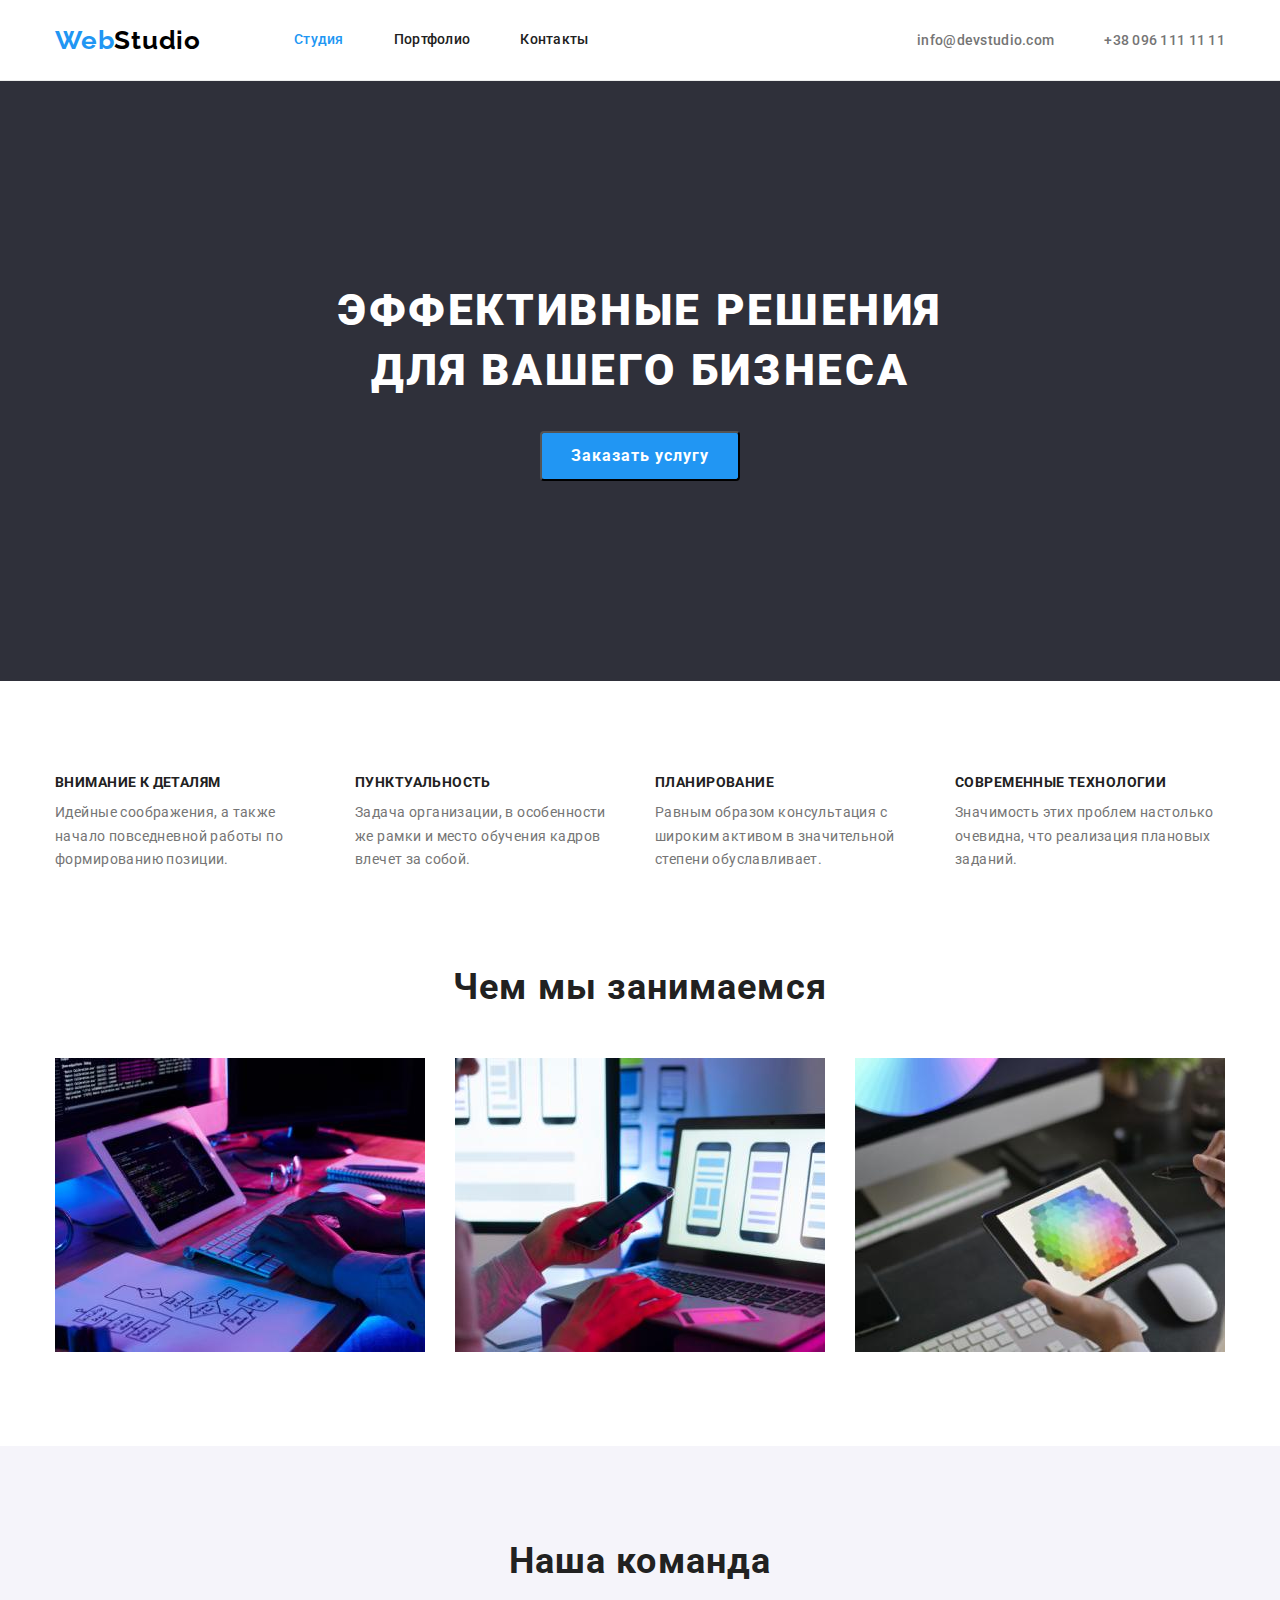
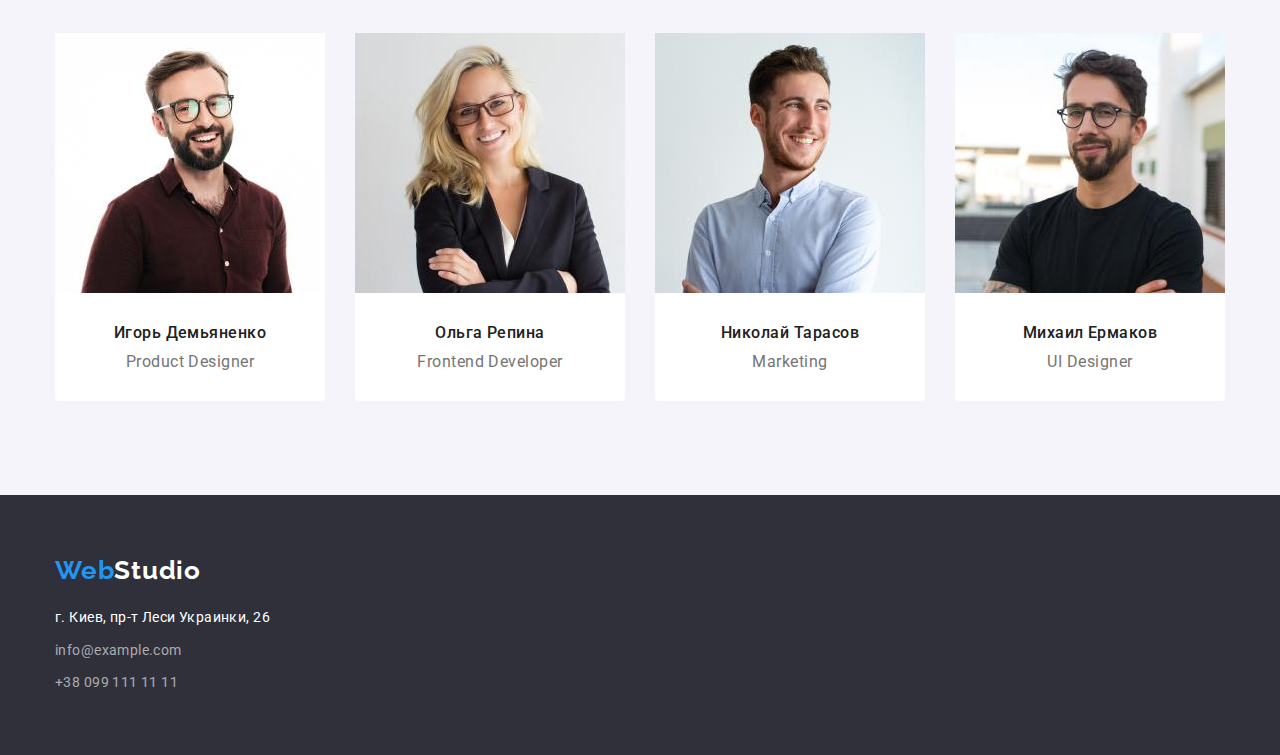
<file: index.html>
<!DOCTYPE html>
<html lang="ru">
  <head>
    <meta charset="UTF-8" />
    <meta http-equiv="X-UA-Compatible" content="IE=edge" />
    <meta name="viewport" content="width=device-width, initial-scale=1.0" />
    <title>Document</title>
    <link rel="preconnect" href="https://fonts.googleapis.com" />
    <link rel="preconnect" href="https://fonts.gstatic.com" crossorigin />
    <link rel="stylesheet" href="./css/modern-normalize.css" />
    <link
      href="https://fonts.googleapis.com/css2?family=Raleway:wght@700&family=Roboto:wght@400;500;700;900&display=swap"
      rel="stylesheet"
    />
    <link rel="stylesheet" href="./css/styles.css" />
  </head>
  <body>
    <header class="header">
      <div class="container header-container">
        <nav class="header-navigation">
          <a href="" class="header-logo link" lang="en"
            ><span class="header-first-part-logo">Web</span
            ><span class="header-second-part-logo">Studio</span></a
          >
          <ul class="list header-list">
            <li class="header-item">
              <a class="link header-link-active" href="index.html">Студия</a>
            </li>
            <li class="header-item">
              <a class="link header-link" href="portfolio.html">Портфолио</a>
            </li>
            <li class="header-item">
              <a class="link header-link" href="">Контакты</a>
            </li>
          </ul>
        </nav>
        <ul class="header-contacts list">
          <li class="header-contacts-item">
            <a class="header-contact-link link" href="mailto:info@devstudio.com"
              >info@devstudio.com</a
            >
          </li>
          <li class="header-contacts-item">
            <a class="header-contact-link link" href="tel:+380961111111"
              >+38 096 111 11 11</a
            >
          </li>
        </ul>
      </div>
    </header>
    <main>
      <section class="hero">
        <div class="container hero-container">
          <h1 class="hero-title">
            Эффективные решения<br />для вашего бизнеса
          </h1>
          <button class="hero-btn" type="button">Заказать услугу</button>
        </div>
      </section>
      <section class="traits">
        <div class="container">
          <h2 class="visually-hidden">Наши достоинства</h2>
          <ul class="traits-list list">
            <li class="traits-list-item">
              <h3 class="traits-title">Внимание к деталям</h3>
              <p class="traits-item">
                Идейные соображения, а также начало повседневной работы по
                формированию позиции.
              </p>
            </li>
            <li class="traits-list-item">
              <h3 class="traits-title">Пунктуальность</h3>
              <p class="traits-item">
                Задача организации, в особенности же рамки и место обучения
                кадров влечет за собой.
              </p>
            </li>
            <li class="traits-list-item">
              <h3 class="traits-title">Планирование</h3>
              <p class="traits-item">
                Равным образом консультация с широким активом в значительной
                степени обуславливает.
              </p>
            </li>
            <li class="traits-list-item">
              <h3 class="traits-title">Современные технологии</h3>
              <p class="traits-item">
                Значимость этих проблем настолько очевидна, что реализация
                плановых заданий.
              </p>
            </li>
          </ul>
        </div>
      </section>
      <section class="about">
        <div class="container">
          <h2 class="about-title">Чем мы занимаемся</h2>
          <ul class="about-list list">
            <li class="about-item">
              <img
                src="./images/box-desktop.jpg"
                alt="работа на десктопе"
                width="370"
                height="294"
              />
            </li>
            <li class="about-item">
              <img
                src="./images/box-laptop.jpg"
                alt="работа на лептопе"
                width="370"
                height="294"
              />
            </li>
            <li class="about-item">
              <img
                src="./images/box-tablet.jpg"
                alt="работа на планшете"
                width="370"
                height="294"
              />
            </li>
          </ul>
        </div>
      </section>
      <section class="team">
        <div class="container">
          <h2 class="team-title">Наша команда</h2>
          <ul class="team-list list">
            <li class="team-item">
              <img
                src="./images/demjanenko.jpg"
                alt="аватарка"
                width="270"
                height="260"
              />
              <div class="team-text">
                <h3 class="team-names">Игорь Демьяненко</h3>
                <p lang="en" class="team-position">Product Designer</p>
              </div>
            </li>
            <li class="team-item">
              <img
                src="./images/repina.jpg"
                alt="аватарка"
                width="270"
                height="260"
              />
              <div class="team-text">
                <h3 class="team-names">Ольга Репина</h3>
                <p lang="en" class="team-position">Frontend Developer</p>
              </div>
            </li>
            <li class="team-item">
              <img
                src="./images/tarasov.jpg"
                alt="аватарка"
                width="270"
                height="260"
              />
              <div class="team-text">
                <h3 class="team-names">Николай Тарасов</h3>
                <p lang="en" class="team-position">Marketing</p>
              </div>
            </li>
            <li class="team-item">
              <img
                src="./images/ermakov.jpg"
                alt="аватарка"
                width="270"
                height="260"
              />
              <div class="team-text">
                <h3 class="team-names">Михаил Ермаков</h3>
                <p lang="en" class="team-position">UI Designer</p>
              </div>
            </li>
          </ul>
        </div>
      </section>
    </main>
    <footer class="footer">
      <div class="container footer-container">
        <a class="footer-logo link" href="" lang="en"
          ><span class="footer-first-part-logo">Web</span
          ><span class="footer-second-part-logo">Studio</span></a
        >
        <address>
          <ul class="footer-list list">
            <li class="footer-item">
              <a
                class="footer-map-link link"
                href="https://goo.gl/maps/PAfpmVnmsfbDf3pm9"
                target="_blank"
                rel="noopener noreferrer"
                >г. Киев, пр-т Леси Украинки, 26</a
              >
            </li>
            <li class="footer-item">
              <a class="footer-contact link" href="mailto:info@example.com"
                >info@example.com</a
              >
            </li>
            <li class="footer-item">
              <a class="footer-contact link" href="tel:+380991111111"
                >+38 099 111 11 11</a
              >
            </li>
          </ul>
        </address>
      </div>
    </footer>
  </body>
</html>
</file>
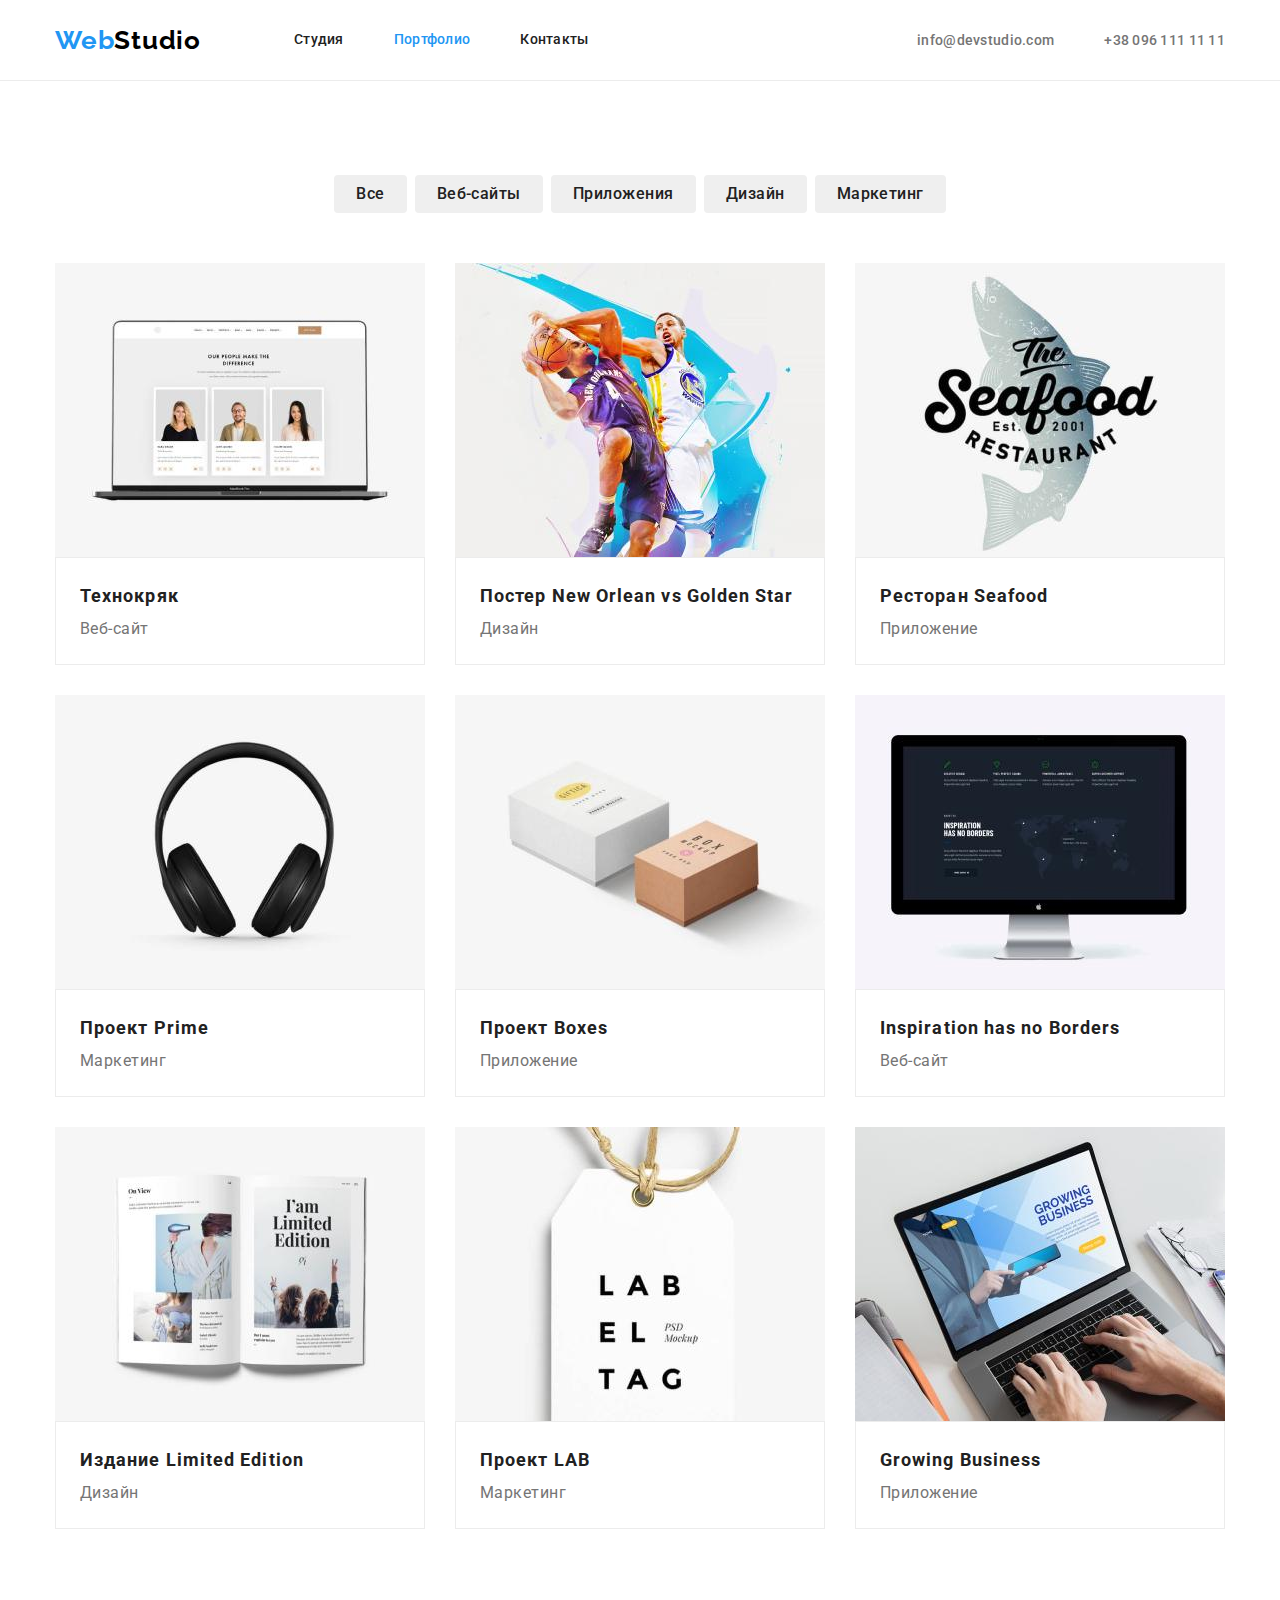
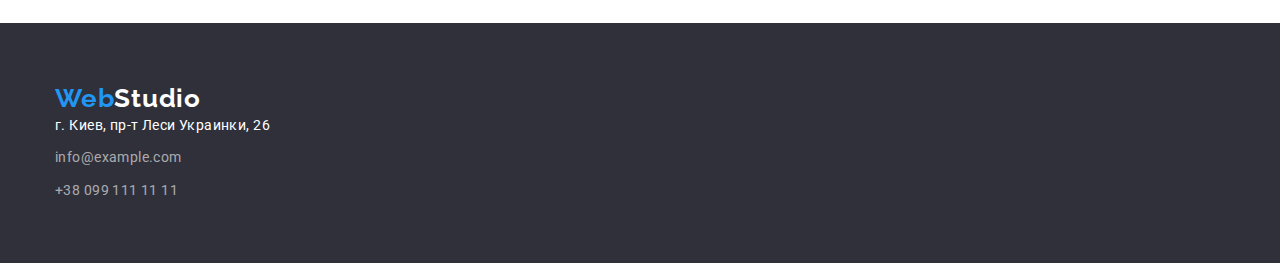
<file: portfolio.html>
<!DOCTYPE html>
<html lang="en">
  <head>
    <meta charset="UTF-8" />
    <meta http-equiv="X-UA-Compatible" content="IE=edge" />
    <meta name="viewport" content="width=device-width, initial-scale=1.0" />
    <title>Document</title>
    <link rel="preconnect" href="https://fonts.googleapis.com" />
    <link rel="preconnect" href="https://fonts.gstatic.com" crossorigin />
    <link rel="stylesheet" href="./css/modern-normalize.css" />
    <link
      href="https://fonts.googleapis.com/css2?family=Raleway:wght@700&family=Roboto:wght@400;500;700;900&display=swap"
      rel="stylesheet"
    />
    <link rel="stylesheet" href="./css/styles.css" />
  </head>
  <body>
    <header class="header">
      <div class="container header-container">
        <nav class="header-navigation">
          <a class="header-logo link" href="" lang="en"
            ><span class="header-first-part-logo">Web</span
            ><span class="header-second-part-logo">Studio</span></a
          >
          <ul class="list header-list">
            <li class="header-item">
              <a class="link header-link" href="index.html">Студия</a>
            </li>
            <li class="header-item">
              <a class="link header-link-active" href="portfolio.html"
                >Портфолио</a
              >
            </li>
            <li class="header-item">
              <a class="link header-link" href="">Контакты</a>
            </li>
          </ul>
        </nav>
        <ul class="header-contacts list">
          <li class="header-contacts-item">
            <a class="header-contact-link link" href="mailto:info@devstudio.com"
              >info@devstudio.com</a
            >
          </li>
          <li class="header-contacts-item">
            <a class="header-contact-link link" href="tel:+380961111111"
              >+38 096 111 11 11</a
            >
          </li>
        </ul>
      </div>
    </header>
    <main>
      <section class="portfolio">
        <div class="container">
          <h1 class="visually-hidden">Портфолио</h1>
          <ul class="portfolio-btns-list list">
            <li class="portfolio-btn">
              <button class="filter-btns" type="button">Все</button>
            </li>
            <li class="portfolio-btn">
              <button class="filter-btns" type="button">Веб-сайты</button>
            </li>
            <li class="portfolio-btn">
              <button class="filter-btns" type="button">Приложения</button>
            </li>
            <li class="portfolio-btn">
              <button class="filter-btns" type="button">Дизайн</button>
            </li>
            <li class="portfolio-btn">
              <button class="filter-btns" type="button">Маркетинг</button>
            </li>
          </ul>
          <ul class="portfolio-list list">
            <li class="portfolio-item">
              <a class="portfolio-item-linl link" href=""
                ><img
                  src="./images/laptop-s-licami.jpg"
                  alt="три персоны"
                  width="370"
                  height="294"
                />
                <div class="portfolio-text">
                  <h2 class="portfolio-item-title">Технокряк</h2>
                  <p class="portfolio-item-type">Веб-сайт</p>
                </div>
              </a>
            </li>
            <li class="portfolio-item">
              <a class="portfolio-item-linl link" href=""
                ><img
                  src="./images/basketball.jpg"
                  alt="постер баскетболл"
                  width="370"
                  height="294"
                />
                <div class="portfolio-text">
                  <h2 class="portfolio-item-title">
                    Постер New Orlean vs Golden Star
                  </h2>
                  <p class="portfolio-item-type">Дизайн</p>
                </div>
              </a>
            </li>
            <li class="portfolio-item">
              <a class="portfolio-item-linl link" href=""
                ><img
                  src="./images/seafood.jpg"
                  alt="ресторан"
                  width="370"
                  height="294"
                />
                <div class="portfolio-text">
                  <h2 class="portfolio-item-title">Ресторан Seafood</h2>
                  <p class="portfolio-item-type">Приложение</p>
                </div>
              </a>
            </li>
            <li class="portfolio-item">
              <a class="portfolio-item-linl link" href=""
                ><img
                  src="./images/headphones.jpg"
                  alt="наушники"
                  width="370"
                  height="294"
                />
                <div class="portfolio-text">
                  <h2 class="portfolio-item-title">Проект Prime</h2>
                  <p class="portfolio-item-type">Маркетинг</p>
                </div>
              </a>
            </li>
            <li class="portfolio-item">
              <a class="portfolio-item-linl link" href=""
                ><img
                  src="./images/boxes.jpg"
                  alt="коробочки"
                  width="370"
                  height="294"
                />
                <div class="portfolio-text">
                  <h2 class="portfolio-item-title">Проект Boxes</h2>
                  <p class="portfolio-item-type">Приложение</p>
                </div>
              </a>
            </li>
            <li class="portfolio-item">
              <a class="portfolio-item-linl link" href=""
                ><img
                  src="./images/monitor.jpg"
                  alt="монитор"
                  width="370"
                  height="294"
                />
                <div class="portfolio-text">
                  <h2 lang="en" class="portfolio-item-title">
                    Inspiration has no Borders
                  </h2>
                  <p class="portfolio-item-type">Веб-сайт</p>
                </div>
              </a>
            </li>
            <li class="portfolio-item">
              <a class="portfolio-item-linl link" href=""
                ><img
                  src="./images/book.jpg"
                  alt="книга"
                  width="370"
                  height="294"
                />
                <div class="portfolio-text">
                  <h2 class="portfolio-item-title">Издание Limited Edition</h2>
                  <p class="portfolio-item-type">Дизайн</p>
                </div>
              </a>
            </li>
            <li class="portfolio-item">
              <a class="portfolio-item-linl link" href=""
                ><img
                  src="./images/label.jpg"
                  alt="ярлык"
                  width="370"
                  height="294"
                />
                <div class="portfolio-text">
                  <h2 class="portfolio-item-title">Проект LAB</h2>
                  <p class="portfolio-item-type">Маркетинг</p>
                </div>
              </a>
            </li>
            <li class="portfolio-item">
              <a class="portfolio-item-linl link" href=""
                ><img
                  src="./images/laptop-s-rukami.jpg"
                  alt="ноутбук с презентацией"
                  width="370"
                  height="294"
                />
                <div class="portfolio-text">
                  <h2 lang="en" class="portfolio-item-title">
                    Growing Business
                  </h2>
                  <p class="portfolio-item-type">Приложение</p>
                </div>
              </a>
            </li>
          </ul>
        </div>
      </section>
    </main>
    <footer class="footer">
      <div class="container footer-container">
        <a class="footer-link link" href="" lang="en"
          ><span class="footer-first-part-logo">Web</span
          ><span class="footer-second-part-logo">Studio</span></a
        >
        <address>
          <ul class="footer-list list">
            <li class="footer-item">
              <a
                class="footer-map-link link"
                href="https://goo.gl/maps/PAfpmVnmsfbDf3pm9"
                target="_blank"
                rel="noopener noreferrer"
                >г. Киев, пр-т Леси Украинки, 26</a
              >
            </li>
            <li class="footer-item">
              <a class="footer-contact link" href="mailto:info@example.com"
                >info@example.com</a
              >
            </li>
            <li class="footer-item">
              <a class="footer-contact link" href="tel:+380991111111"
                >+38 099 111 11 11</a
              >
            </li>
          </ul>
        </address>
      </div>
    </footer>
  </body>
</html>
</file>
<file: css/styles.css>
:root {
  --main-title-color: #ffffff;
  --second-title-color: #212121;
  --main-text-color: #757575;
  --first-header-text-color: #212121;
  --second-header-text-color: #757575;
  --accent-color: #2196f3;
  --first-footer-text-color: #ffffff;
  --second-footer-color: rgba(255, 255, 255, 0.6);
  --first-logo-color: #2196f3;
  --second-logo-color: #000000;
  --third-logo-color: #ffffff;
  --main-button-color: #212121;
  --second-button-color: #ffffff;
  --background-color: #2f303a;
  --our-team-background: #f5f4fa;
}

p,
h1,
h2,
h3,
h4,
h5,
h6 {
  margin: 0;
}

ul {
  margin: 0;
  padding: 0;
}

img {
  display: block;
}

.container {
  width: 1200px;
  padding-left: 15px;
  padding-right: 15px;
  margin: 0 auto;
}

body {
  font-family: Roboto, sans-serif;
}

.list {
  list-style: none;
}

.link {
  text-decoration: none;
}

.visually-hidden {
  position: absolute;
  white-space: nowrap;
  width: 1px;
  height: 1px;
  overflow: hidden;
  border: 0;
  padding: 0;
  clip: rect(0 0 0 0);
  clip-path: inset(50%);
  margin: -1px;
}

/*--------------HEDER------------------*/

.header {
  border-bottom: 1px solid #ececec;
}

.header-container {
  display: flex;
  align-items: center;
}

.header-navigation {
  display: flex;
  align-items: center;
}

.header-list {
  display: flex;
}

.header-logo {
  margin-right: 93px;
}

.header-first-part-logo {
  font-family: Raleway;
  font-weight: 700;
  font-size: 26px;
  line-height: 1.19;
  letter-spacing: 0.03em;
  color: var(--first-logo-color);
}

.header-second-part-logo {
  font-family: Raleway;
  font-weight: 700;
  font-size: 26px;
  line-height: 1.19;
  letter-spacing: 0.03em;
  color: var(--second-logo-color);
}

.header-item:not(:last-child) {
  margin-right: 50px;
}

.header-link {
  font-weight: 500;
  font-size: 14px;
  line-height: 1.14;
  letter-spacing: 0.02em;
  color: var(--first-header-text-color);
}

.header-link-active {
  font-weight: 500;
  font-size: 14px;
  line-height: 1.14;
  letter-spacing: 0.02em;
  color: var(--accent-color);
}
.header-link,
.header-link-active {
  display: flex;
  padding-top: 32px;
  padding-bottom: 32px;
}

.header-link:hover,
.header-link:focus {
  color: var(--accent-color);
}

.header-contact-link {
  font-weight: 500;
  font-size: 14px;
  line-height: 1.14;
  letter-spacing: 0.02em;
  color: var(--second-header-text-color);
}

.header-contact-link:hover,
.header-contact-link:focus {
  color: var(--accent-color);
}

.header-contacts {
  display: flex;
  align-items: center;
  margin-left: auto;
}

.header-contacts-item:not(:last-child) {
  margin-right: 50px;
}

/*--------------HERO------------------*/

.hero-container {
  text-align: center;
  padding-top: 200px;
  padding-bottom: 200px;
}

.hero {
  background-color: var(--background-color);
}

.hero-title {
  font-weight: 900;
  font-size: 44px;
  line-height: 1.36;
  letter-spacing: 0.06em;
  text-transform: uppercase;
  text-align: center;
  color: var(--main-title-color);
  margin-bottom: 30px;
}

.hero-btn {
  cursor: pointer;
  font-family: inherit;
  font-weight: 700;
  font-size: 16px;
  line-height: 1.87;
  letter-spacing: 0.06em;
  border-radius: 4px;
  min-width: 200px;
  min-height: 50px;
  color: var(--second-button-color);
  background-color: var(--accent-color);
}

/*---------------TRAITS-------------*/

.traits{
  padding-top: 94px;
  padding-bottom: 94px;
}

.traits-list {
  display: flex;
  justify-content: space-between;
 }

.traits-list-item {
  width: 270px;
}

.traits-title {
  font-weight: 700;
  font-size: 14px;
  line-height: 1.14;
  letter-spacing: 0.03em;
  text-transform: uppercase;
  color: var(--second-title-color);
  margin-bottom: 10px;
}

.traits-item {
  font-size: 14px;
  line-height: 1.71;
  letter-spacing: 0.03em;
  color: var(--main-text-color);
}

/*---------------ABOUT-------------*/

.about {
  padding-bottom: 94px;
}

.about-title {
  font-weight: 700;
  font-size: 36px;
  line-height: 1.17;
  letter-spacing: 0.03em;
  color: var(--first-header-text-color);
  text-align: center;
  margin-bottom: 50px;
}

.about-list {
  display: flex;
  justify-content: space-between;
  /*padding-bottom: 94px;*/
}

/*---------------TEAM-------------*/

.team {
  background-color: var(--our-team-background);
  padding-top: 94px;
  padding-bottom: 94px;
}

.team-title {
  font-weight: 700;
  font-size: 36px;
  line-height: 1.17;
  letter-spacing: 0.03em;
  color: var(--first-header-text-color);
  text-align: center;
  margin-bottom: 50px;
}

.team-list {
  display: flex;
  justify-content: space-between;
}

.team-text {
  padding-top: 30px;
  padding-bottom: 30px;
}

.team-item {
  text-align: center;
  background-color: var(--first-footer-text-color);
  border-bottom-left-radius: 4px;
  border-bottom-right-radius: 4px;
}

.team-names {
  font-weight: 500;
  font-size: 16px;
  line-height: 1.19;
  letter-spacing: 0.03em;
  color: var(--first-header-text-color);
  margin-bottom: 10px;
}

.team-position {
  font-size: 16px;
  line-height: 1.19;
  letter-spacing: 0.03em;
  color: var(--main-text-color);
}

/*---------------FOOTER-------------*/

.footer {
  background-color: var(--background-color);
  padding-top: 60px;
  padding-bottom: 60px;
}

.footer-logo {
  display: block;
  margin-bottom: 20px;
}

.footer-item:not(:last-child) {
  margin-bottom: 9px;
}

.footer-first-part-logo {
  font-family: Raleway;
  font-weight: 700;
  font-size: 26px;
  line-height: 1.19;
  letter-spacing: 0.03em;
  color: var(--first-logo-color);
}

.footer-second-part-logo {
  font-family: Raleway;
  font-weight: 700;
  font-size: 26px;
  line-height: 1.19;
  letter-spacing: 0.03em;
  color: var(--third-logo-color);
}

.footer-map-link {
  font-style: normal;
  font-size: 14px;
  line-height: 1.71;
  letter-spacing: 0.03em;
  color: var(--first-footer-text-color);
}

.footer-contact {
  font-style: normal;
  font-size: 14px;
  line-height: 1.71;
  letter-spacing: 0.03em;
  color: var(--second-footer-color);
}

.footer-contact:hover,
.footer-contact:focus {
  color: var(--accent-color);
}

/*-------------------------------------PORTFOLIO-MAIN-----------------------------*/

.portfolio {
  padding-bottom: 94px;
  padding-top: 94px;
}

.filter-btns {
  cursor: pointer;
  font-family: inherit;
  font-weight: 500;
  font-size: 16px;
  line-height: 1.62;
  letter-spacing: 0.03em;
  color: var(--main-button-color);
  border-radius: 4px;
  padding: 6px 22px 6px 22px;
  border: 0;
}

.portfolio-btn:not(:last-child) {
  margin-right: 8px;
}

.portfolio-btns-list {
  display: flex;
  justify-content: center;
  margin-bottom: 50px;
}

.filter-btns:hover,
.filter-btns:focus {
  color: var(--second-button-color);
  background-color: var(--accent-color);
}

.portfolio-list {
  display: flex;
  flex-wrap: wrap;
  margin-top: -30px;
  margin-left: -30px;
}

.portfolio-item {
  flex-basis: calc(100% / 3 - 30px);
  margin-top: 30px;
  margin-left: 30px;
}

.portfolio-text {
  padding: 20px 24px 20px 24px;
  border-right-width: 1px;
  border-bottom: 1px;
  border-left: 1px;
  border: 1px solid #ececec;
}

.portfolio-item-title {
  font-weight: 700;
  font-size: 18px;
  line-height: 2;
  letter-spacing: 0.06em;
  color: var(--second-title-color);
}

.portfolio-item-type {
  font-size: 16px;
  line-height: 1.87;
  letter-spacing: 0.03em;
  color: var(--main-text-color);
}
</file>
